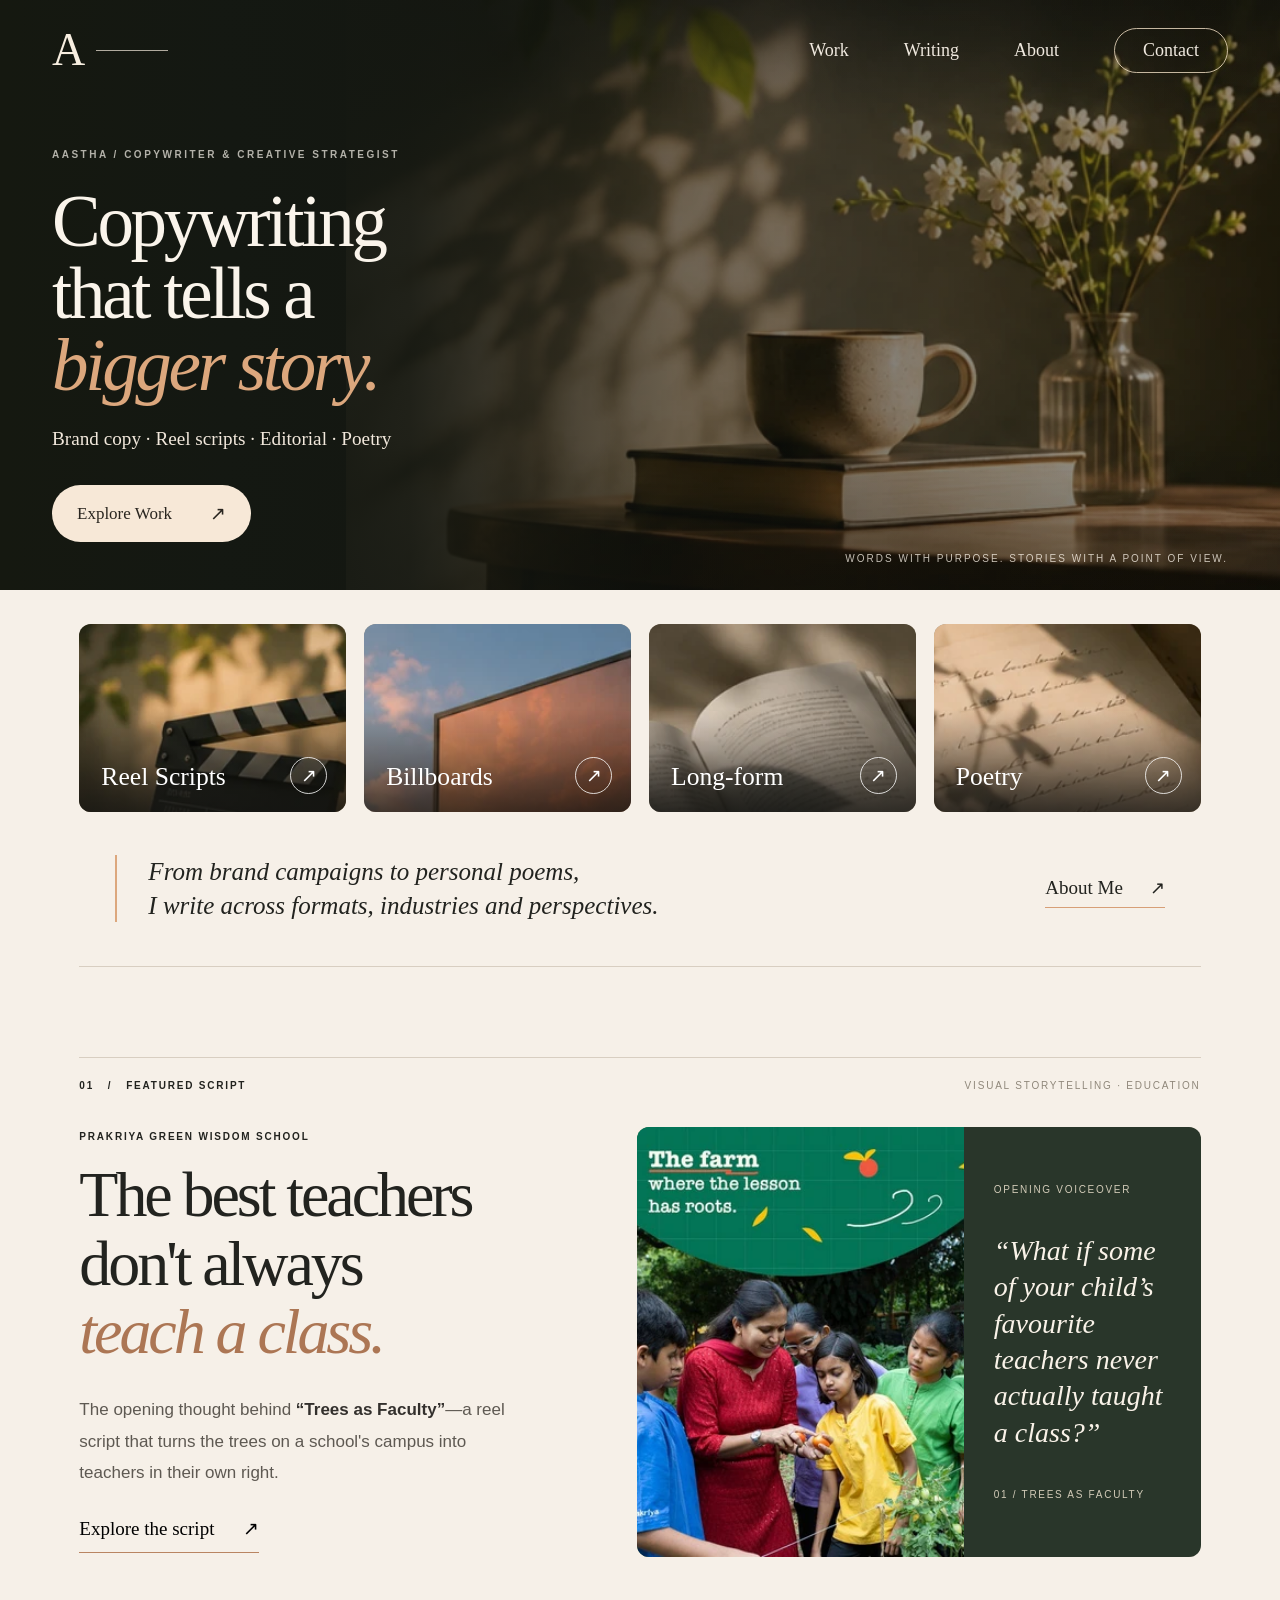
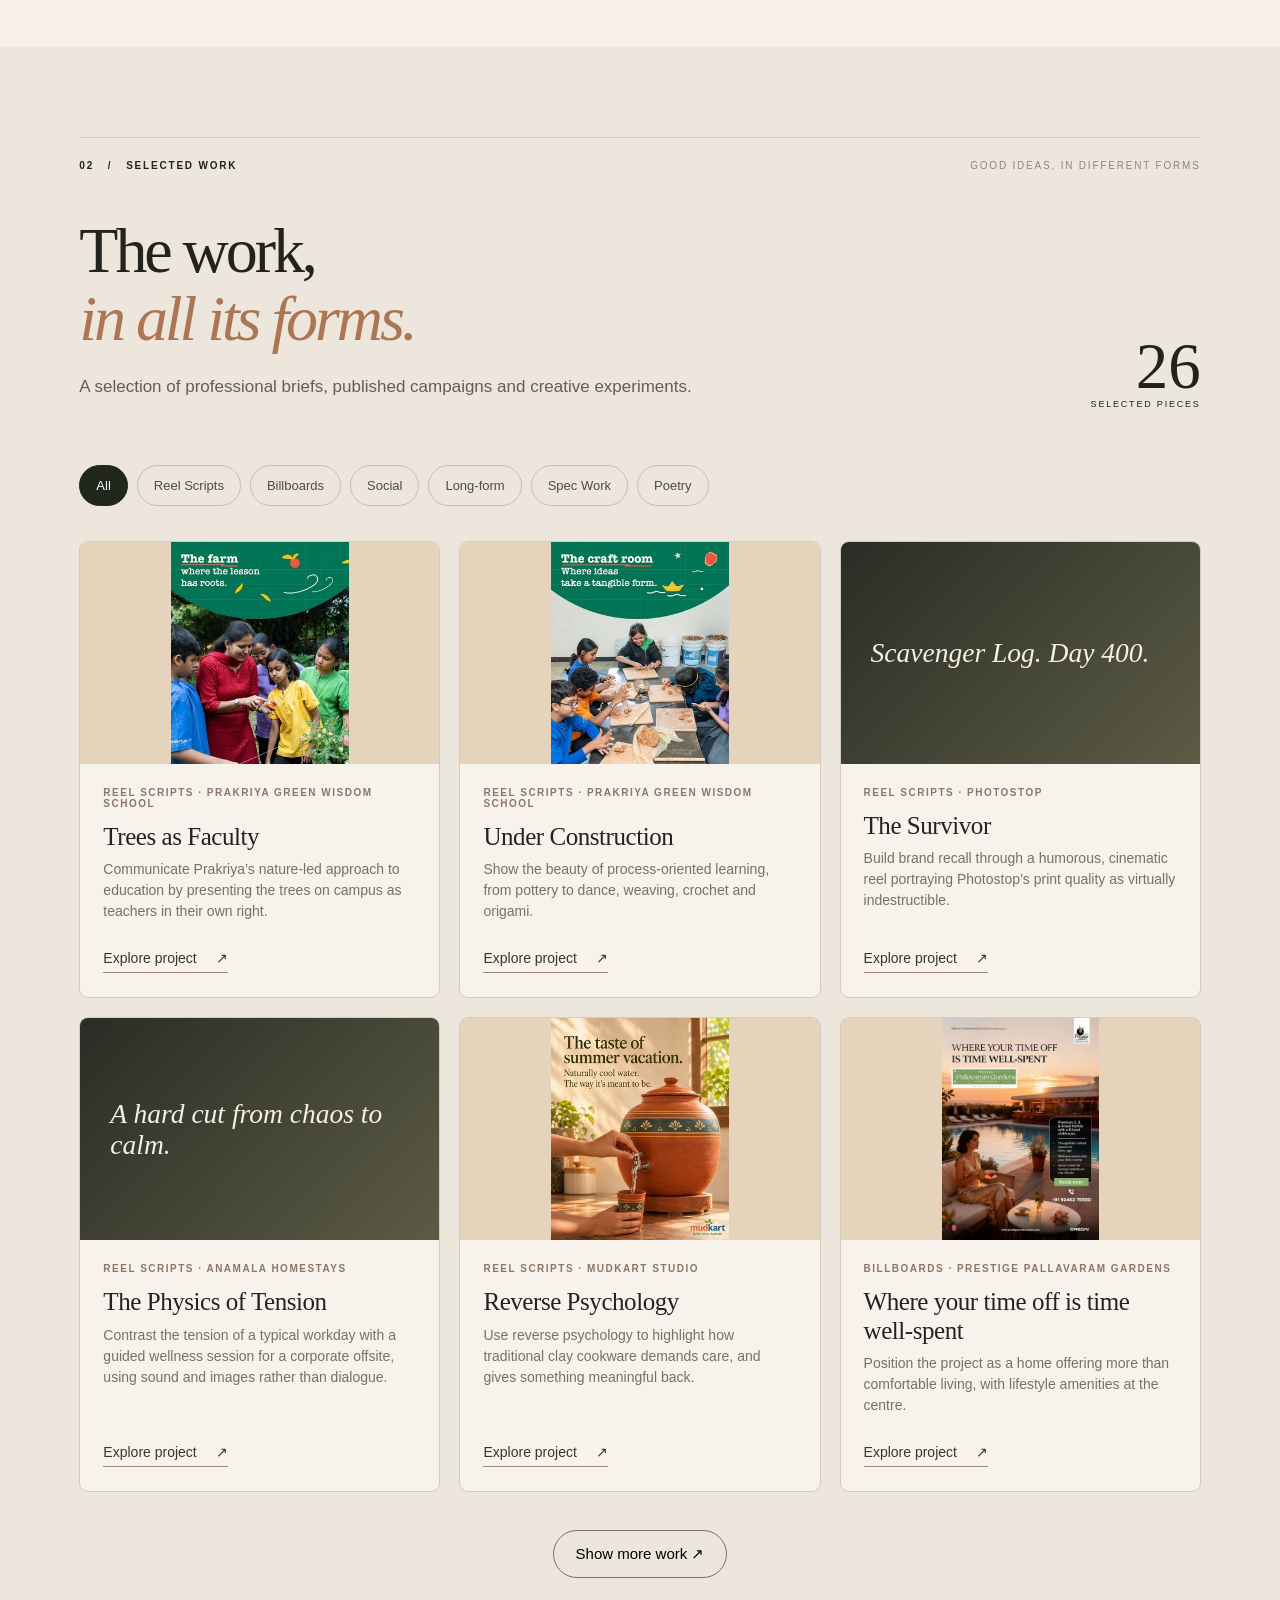
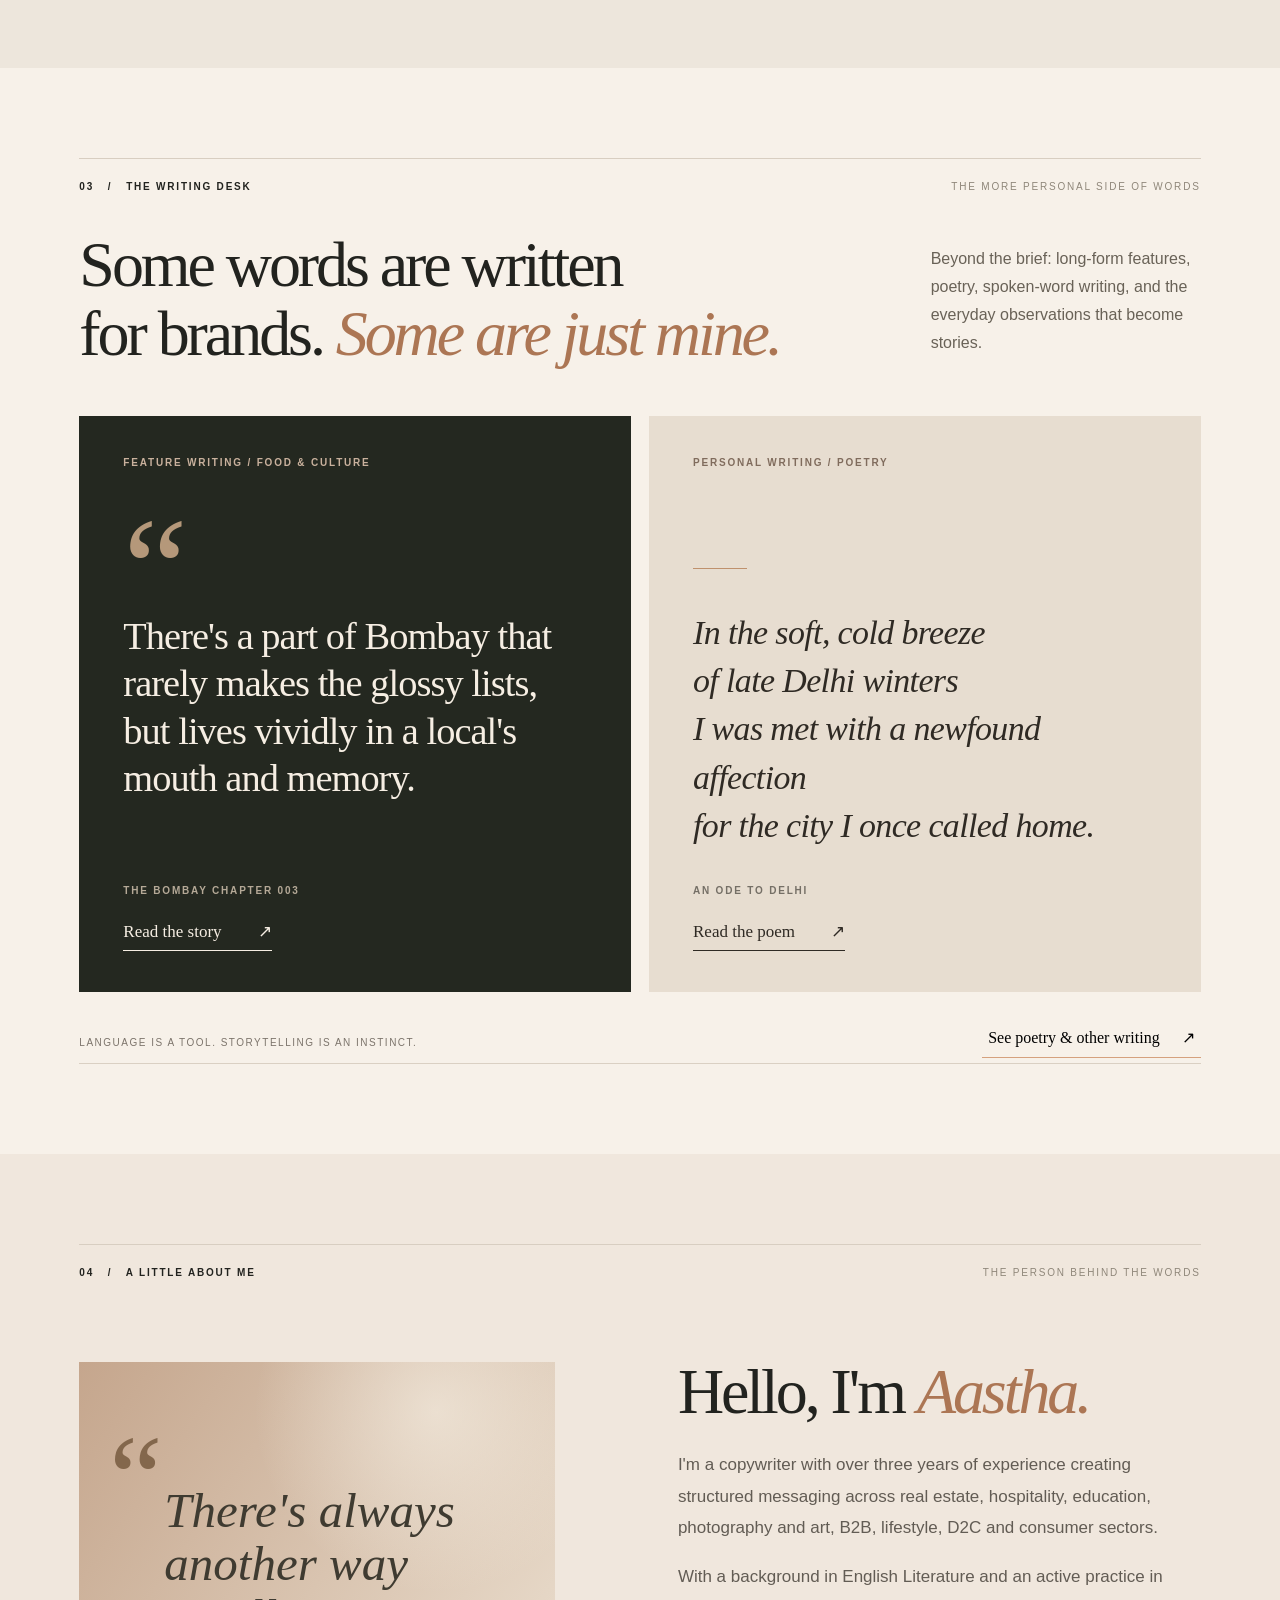
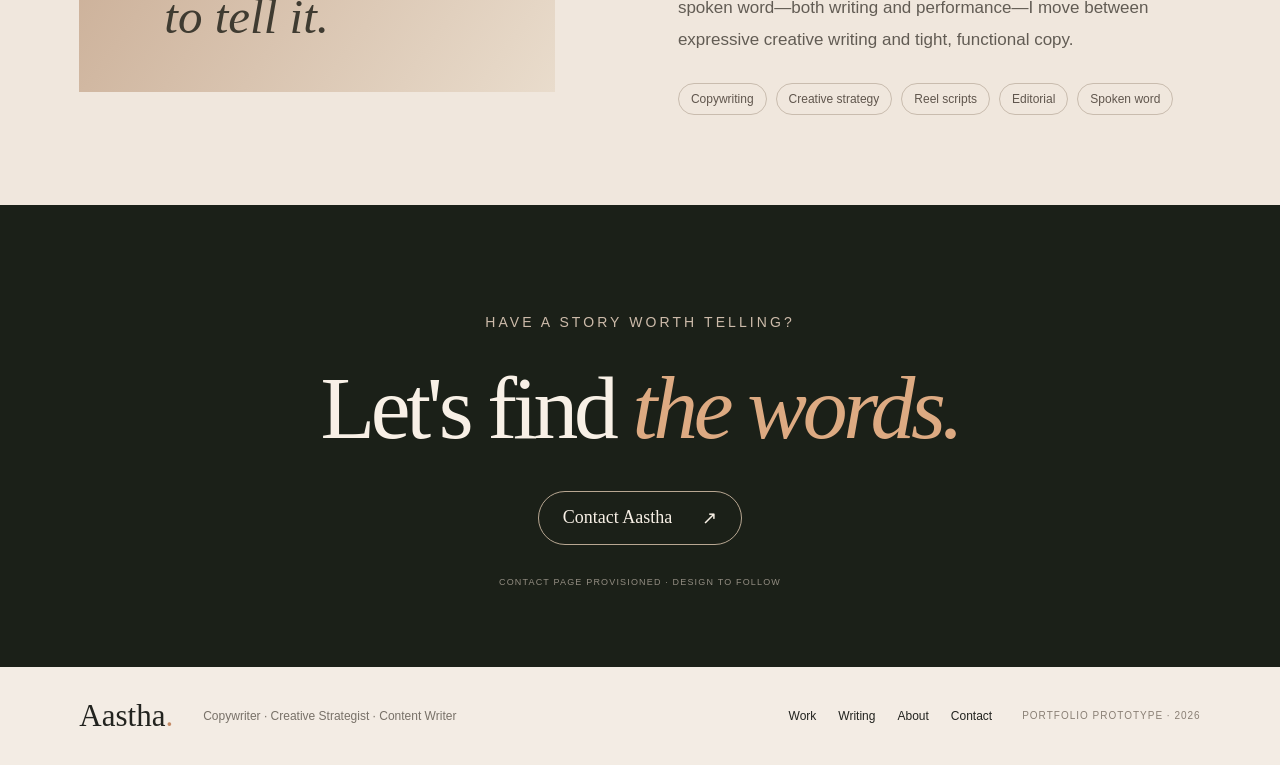
<file: index.html>
<!doctype html>
<html lang="en">
<head>
  <meta charset="utf-8">
  <meta name="viewport" content="width=device-width, initial-scale=1">
  <meta name="theme-color" content="#1d211a">
  <meta name="description" content="Aastha — Copywriter, Creative Strategist & Content Writer. Selected scripts, campaigns, editorial writing, spec work and poetry.">
  <title>Aastha — Copywriting that tells a bigger story</title>
  <link rel="stylesheet" href="assets/styles.css">
</head>
<body>
  <div class="site-shell">
    <div class="hero" id="home">
      <img class="hero-image" src="assets/hero-photo.webp" alt="Flowers, a coffee cup and books in warm afternoon light">
      <div class="hero-shade"></div>
      <header class="site-header">
        <a class="brand" href="#home" aria-label="Aastha home"><span>A</span><i></i></a>
        <nav class="desktop-nav" aria-label="Main navigation">
          <a href="#work">Work</a><a href="#writing">Writing</a><a href="#about">About</a><a href="contact.html" class="nav-contact">Contact</a>
        </nav>
        <button type="button" class="menu-btn" id="menuToggle" aria-label="Open menu" aria-expanded="false"><span></span><span></span></button>
      </header>
      <nav class="mobile-nav" id="mobileMenu" aria-label="Mobile navigation" hidden>
        <a href="#work">Work <span>↗</span></a><a href="#writing">Writing <span>↗</span></a><a href="#about">About <span>↗</span></a><a href="contact.html">Contact <span>↗</span></a>
      </nav>
      <div class="hero-copy">
        <span class="hero-eyebrow">AASTHA / COPYWRITER & CREATIVE STRATEGIST</span>
        <h1>Copywriting<br>that tells a<br><em>bigger story.</em></h1>
        <p>Brand copy · Reel scripts · Editorial · Poetry</p>
        <a class="hero-cta" href="#work">Explore Work <span aria-hidden="true">↗</span></a>
      </div>
      <div class="hero-bottom-note">WORDS WITH PURPOSE. STORIES WITH A POINT OF VIEW.</div>
    </div>

    <main>
      <section class="quick-work" aria-label="Explore Aastha's work">
        <div class="quick-work-grid">
          <a class="category-tile" href="#work" data-category-link="Reel scripts" style="--tile:url('category-reels.webp')"><img src="assets/category-reels.webp" alt="Film clapper board"><span>Reel Scripts</span><b>↗</b></a>
          <a class="category-tile" href="#work" data-category-link="Billboards"><img src="assets/category-billboards.webp" alt="Sunset billboard"><span>Billboards</span><b>↗</b></a>
          <a class="category-tile" href="#work" data-category-link="Long-form"><img src="assets/category-editorial.webp" alt="Open book in natural light"><span>Long-form</span><b>↗</b></a>
          <a class="category-tile" href="#writing" data-category-link="Poetry"><img src="assets/category-poetry.webp" alt="Handwritten poetry on paper"><span>Poetry</span><b>↗</b></a>
        </div>
        <div class="intro-band"><p>From brand campaigns to personal poems,<br><em>I write across formats, industries and perspectives.</em></p><a href="#about">About Me <span>↗</span></a></div>
      </section>

      <section class="featured" aria-labelledby="featureTitle">
        <div class="section-heading"><span class="eyebrow">01 &nbsp; / &nbsp; FEATURED SCRIPT</span><span class="tiny-note">VISUAL STORYTELLING · EDUCATION</span></div>
        <div class="feature-layout">
          <div class="feature-copy"><div class="overline">PRAKRIYA GREEN WISDOM SCHOOL</div><h2 id="featureTitle">The best teachers<br>don't always<br><em>teach a class.</em></h2><p>The opening thought behind <strong>“Trees as Faculty”</strong>—a reel script that turns the trees on a school's campus into teachers in their own right.</p><button class="underline-link" type="button" data-project="trees">Explore the script <span>↗</span></button></div>
          <div class="feature-visual"><div class="leaf-image"><img src="assets/p20_i02.webp" alt="Photograph from Prakriya's nature-led school campaign" loading="lazy"></div><div class="feature-quote"><span>OPENING VOICEOVER</span><blockquote>“What if some of your child’s favourite teachers never actually taught a class?”</blockquote><small>01 / TREES AS FACULTY</small></div></div>
        </div>
      </section>

      <section class="work-section" id="work" aria-labelledby="workTitle">
        <div class="section-heading"><span class="eyebrow">02 &nbsp; / &nbsp; SELECTED WORK</span><span class="tiny-note">GOOD IDEAS, IN DIFFERENT FORMS</span></div>
        <div class="work-intro"><div><h2 id="workTitle">The work,<br><em>in all its forms.</em></h2><p>A selection of professional briefs, published campaigns and creative experiments.</p></div><div class="work-count"><span id="visibleCount">00</span><small>SELECTED PIECES</small></div></div>
        <div class="filter-scroller"><div class="filter-list" id="workFilters" role="group" aria-label="Filter portfolio work"></div></div>
        <div class="work-grid" id="workGrid" aria-live="polite"></div>
        <button class="load-more" id="loadMore" type="button">Show more work <span>↗</span></button>
      </section>

      <section class="writing-section" id="writing" aria-labelledby="writingTitle">
        <div class="section-heading"><span class="eyebrow">03 &nbsp; / &nbsp; THE WRITING DESK</span><span class="tiny-note">THE MORE PERSONAL SIDE OF WORDS</span></div>
        <div class="writing-top"><h2 id="writingTitle">Some words are written<br>for brands. <em>Some are just mine.</em></h2><p>Beyond the brief: long-form features, poetry, spoken-word writing, and the everyday observations that become stories.</p></div>
        <div class="writing-panels">
          <div class="editorial-panel"><span class="panel-kicker">FEATURE WRITING / FOOD & CULTURE</span><div class="quote-mark">“</div><blockquote>There's a part of Bombay that rarely makes the glossy lists, but lives vividly in a local's mouth and memory.</blockquote><span class="work-byline">THE BOMBAY CHAPTER 003</span><button data-project="bombay" class="panel-link">Read the story <span>↗</span></button></div>
          <div class="poem-panel"><span class="panel-kicker">PERSONAL WRITING / POETRY</span><span class="poem-rule"></span><p>In the soft, cold breeze<br>of late Delhi winters<br>I was met with a newfound affection<br>for the city I once called home.</p><span class="work-byline">AN ODE TO DELHI</span><button data-project="delhi" class="panel-link">Read the poem <span>↗</span></button></div>
        </div>
        <div class="writing-bottom"><span>LANGUAGE IS A TOOL. STORYTELLING IS AN INSTINCT.</span><button type="button" data-filter-direct="Poetry">See poetry & other writing <span>↗</span></button></div>
      </section>

      <section class="about-section" id="about" aria-labelledby="aboutTitle">
        <div class="section-heading"><span class="eyebrow">04 &nbsp; / &nbsp; A LITTLE ABOUT ME</span><span class="tiny-note">THE PERSON BEHIND THE WORDS</span></div>
        <div class="about-layout"><div class="about-mark"><span>“</span><p>There's always<br>another way<br>to tell it.</p></div><div class="about-text"><h2 id="aboutTitle">Hello, I'm <em>Aastha.</em></h2><p>I'm a copywriter with over three years of experience creating structured messaging across real estate, hospitality, education, photography and art, B2B, lifestyle, D2C and consumer sectors.</p><p>With a background in English Literature and an active practice in spoken word—both writing and performance—I move between expressive creative writing and tight, functional copy.</p><div class="about-tags"><span>Copywriting</span><span>Creative strategy</span><span>Reel scripts</span><span>Editorial</span><span>Spoken word</span></div></div></div>
      </section>
      <section class="closing-cta"><p>Have a story worth telling?</p><h2>Let's find <em>the words.</em></h2><a href="contact.html">Contact Aastha <span>↗</span></a><span class="cta-note">CONTACT PAGE PROVISIONED · DESIGN TO FOLLOW</span></section>
    </main>

    <footer class="footer"><a href="#home" class="footer-brand">Aastha<span>.</span></a><p>Copywriter · Creative Strategist · Content Writer</p><div><a href="#work">Work</a><a href="#writing">Writing</a><a href="#about">About</a><a href="contact.html">Contact</a></div><small>PORTFOLIO PROTOTYPE · 2026</small></footer>
  </div>
  <div class="modal" id="projectModal" hidden aria-hidden="true"><div class="modal-backdrop" data-close-modal></div><div class="modal-dialog" role="dialog" aria-modal="true" aria-labelledby="modalTitle"><button class="modal-close" id="modalClose" type="button" aria-label="Close project">×</button><div id="modalInner"></div></div></div>
  <script src="assets/work-data.js"></script><script src="assets/app.js"></script>
</body>
</html>
</file>
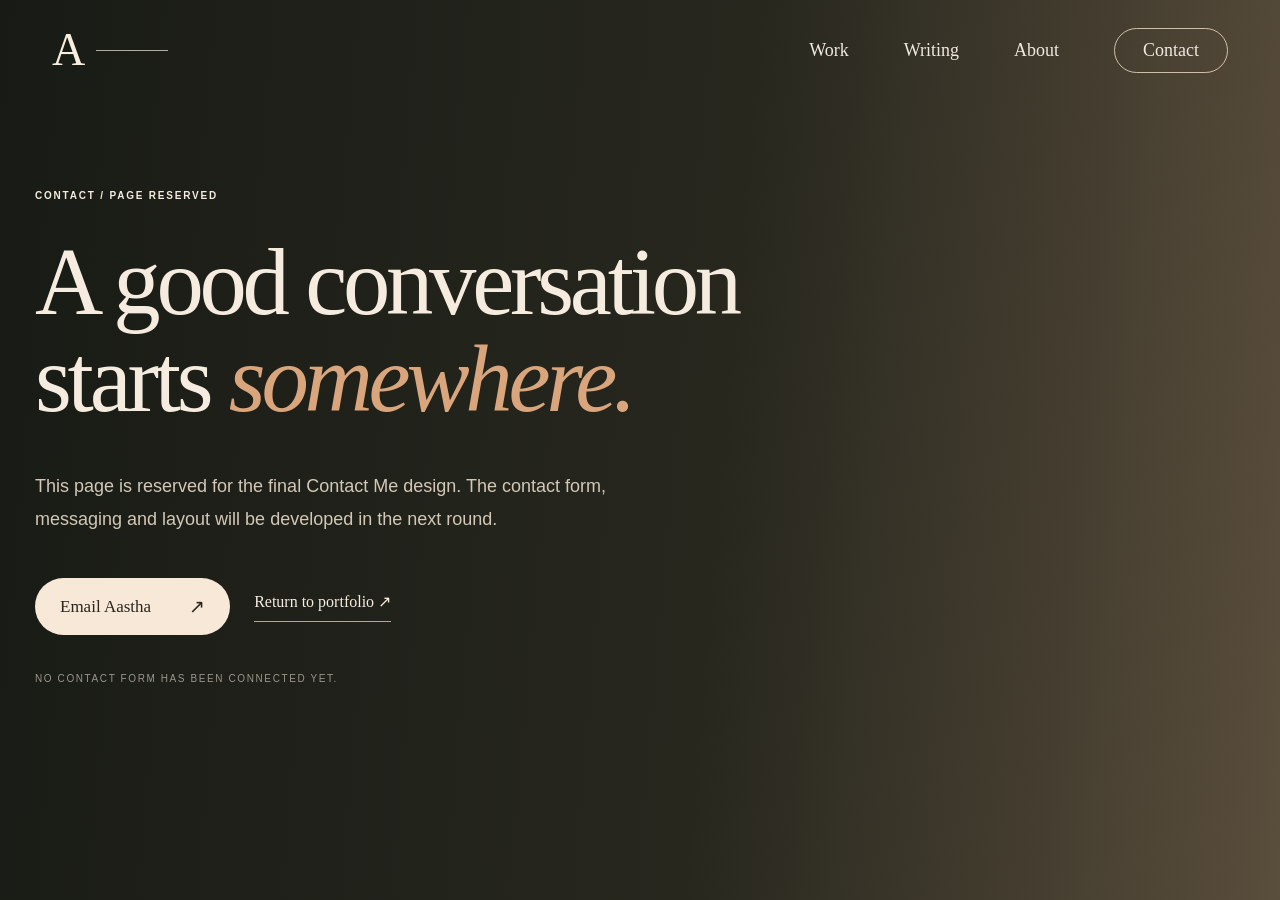
<file: contact.html>
<!doctype html><html lang="en"><head><meta charset="utf-8"><meta name="viewport" content="width=device-width,initial-scale=1"><meta name="theme-color" content="#1d211a"><title>Contact — Aastha (Page Reserved)</title><link rel="stylesheet" href="assets/styles.css"></head><body class="contact-body"><div class="site-shell"><div class="contact-placeholder"><header class="site-header"><a class="brand" href="index.html" aria-label="Back to home"><span>A</span><i></i></a><nav class="desktop-nav" aria-label="Main navigation"><a href="index.html#work">Work</a><a href="index.html#writing">Writing</a><a href="index.html#about">About</a><a href="contact.html" class="nav-contact current">Contact</a></nav><a class="back-mobile" href="index.html">← Back</a></header><main class="contact-reserved"><span class="eyebrow">CONTACT / PAGE RESERVED</span><h1>A good conversation<br>starts <em>somewhere.</em></h1><p>This page is reserved for the final Contact Me design. The contact form, messaging and layout will be developed in the next round.</p><div class="contact-actions"><a href="mailto:aasthapathak0023@gmail.com" class="hero-cta">Email Aastha <span>↗</span></a><a href="index.html" class="contact-back">Return to portfolio ↗</a></div><span class="contact-small">NO CONTACT FORM HAS BEEN CONNECTED YET.</span></main></div></div></body></html>
</file>
<file: assets/styles.css>
:root{--ink:#22231f;--olive:#191c16;--paper:#f6f1e9;--paper2:#eee7dd;--peach:#dca77d;--muted:#716c65;--line:#d8cec1;--serif:Georgia,'Times New Roman',serif;--sans:'Avenir Next',Avenir,Inter,'Segoe UI',Arial,sans-serif;--shadow:0 18px 60px rgba(35,28,20,.09)}
*{box-sizing:border-box}html{scroll-behavior:smooth;scroll-padding-top:30px}body{margin:0;background:#ebe3d9;color:var(--ink);font-family:var(--sans);-webkit-font-smoothing:antialiased}body.modal-open{overflow:hidden}a{color:inherit;text-decoration:none}button{font:inherit;cursor:pointer}button:focus-visible,a:focus-visible{outline:3px solid #dca77d;outline-offset:4px}button:disabled{cursor:default}img{display:block;max-width:100%}[hidden]{display:none!important}
.site-shell{max-width:1512px;margin:0 auto;background:var(--paper);min-height:100vh;box-shadow:var(--shadow);overflow:hidden}.hero{height:min(590px,73vh);min-height:560px;background:#161913;position:relative;color:#faf4eb;isolation:isolate}.hero-image{position:absolute;z-index:0;top:0;bottom:0;right:0;left:27%;width:73%;height:100%;object-fit:cover;object-position:center 46%;filter:saturate(.9) brightness(.9)}.hero-shade{position:absolute;inset:0;z-index:1;background-color:rgba(15,18,13,.28);background-image:linear-gradient(90deg,#151810 0%,rgba(20,24,18,.98) 18%,rgba(20,23,17,.9) 32%,rgba(22,24,19,.35) 53%,rgba(22,24,19,.04) 100%),linear-gradient(180deg,rgba(12,13,10,.33),transparent 20%,transparent 75%,rgba(12,13,10,.3))}
.site-header{position:relative;z-index:4;display:flex;align-items:center;justify-content:space-between;width:min(1210px,calc(100% - 104px));margin:auto;height:100px}.brand{display:inline-flex;align-items:center;gap:11px;color:#f7eee0;font:normal 46px/1 var(--serif)}.brand i{width:72px;height:1px;background:rgba(244,234,220,.7);display:block}.desktop-nav{display:flex;align-items:center;gap:55px}.desktop-nav a{font:18px var(--serif);color:#f0e9df;transition:color .2s}.desktop-nav a:hover{color:var(--peach)}.desktop-nav .nav-contact{padding:11px 28px;border:1px solid rgba(240,223,197,.8);border-radius:99px}.menu-btn{display:none;position:relative;background:none;border:0;width:40px;height:38px;padding:6px}.menu-btn span{display:block;height:1px;background:white;margin:8px 0}.mobile-nav{position:absolute;z-index:9;top:92px;left:20px;right:20px;background:#f8f2e9;color:#25261e;padding:10px 22px;box-shadow:0 20px 60px rgba(0,0,0,.3)}.mobile-nav a{display:flex;justify-content:space-between;align-items:center;padding:18px 2px;border-bottom:1px solid #ded2c3;font:27px var(--serif)}.mobile-nav a:last-child{border:0}.mobile-nav span{font:17px var(--sans)}.hero-copy{position:relative;z-index:2;width:min(1210px,calc(100% - 104px));margin:44px auto 0}.hero-eyebrow{font-size:10px;letter-spacing:.25em;color:rgba(255,250,241,.68);font-weight:650}.hero h1{font:normal clamp(58px,5.7vw,83px)/.99 var(--serif);letter-spacing:-.045em;margin:24px 0 22px;max-width:690px;font-weight:400}.hero h1 em{font-style:italic;font-weight:400;color:var(--peach)}.hero-copy p{font:clamp(16px,1.5vw,21px)/1.5 var(--serif);color:#f2e8dc;margin:0 0 32px}.hero-cta{display:inline-flex;align-items:center;justify-content:space-between;gap:38px;background:#f7e8d7;color:#29251f;padding:17px 25px;font:17px var(--serif);border-radius:99px;transition:transform .2s,background .2s}.hero-cta:hover{transform:translateY(-2px);background:white}.hero-cta span{font:19px var(--sans)}.hero-bottom-note{position:absolute;z-index:2;bottom:26px;right:max(52px,calc((100% - 1210px)/2));font-size:10px;letter-spacing:.2em;color:rgba(255,248,238,.75)}
.quick-work{padding:34px clamp(25px,6.2vw,105px) 0;background:#f6f0e8}.quick-work-grid{display:grid;grid-template-columns:repeat(4,minmax(0,1fr));gap:18px}.category-tile{position:relative;display:block;aspect-ratio:1.42;isolation:isolate;overflow:hidden;border-radius:12px;background:#9d9382;min-height:174px}.category-tile:after{content:"";position:absolute;inset:0;background:linear-gradient(180deg,transparent 45%,rgba(21,21,19,.73) 100%);z-index:-1}.category-tile img{position:absolute;z-index:-2;inset:0;width:100%;height:100%;object-fit:cover;transition:transform .45s}.category-tile:hover img{transform:scale(1.075)}.category-tile>span{position:absolute;bottom:20px;left:22px;font:clamp(19px,2vw,29px) var(--serif);color:white}.category-tile b{position:absolute;bottom:18px;right:19px;display:flex;align-items:center;justify-content:center;width:37px;height:37px;border:1px solid rgba(255,255,255,.8);border-radius:50%;color:white;font-size:19px;font-weight:400}.intro-band{display:flex;align-items:center;justify-content:space-between;gap:32px;min-height:155px;padding:28px 36px;border-bottom:1px solid var(--line)}.intro-band p{padding-left:31px;border-left:2px solid var(--peach);font:italic clamp(18px,2vw,25px)/1.34 var(--serif);margin:0}.intro-band p em{font-weight:normal}.intro-band a{font:19px var(--serif);border-bottom:1px solid #d79f77;padding:8px 0;white-space:nowrap}.intro-band a span{font:18px var(--sans);margin-left:22px}
.featured,.work-section,.writing-section,.about-section{padding:90px clamp(25px,6.2vw,105px)}.featured{background:#f6f0e8}.section-heading{display:flex;align-items:center;justify-content:space-between;gap:15px;border-top:1px solid var(--line);padding-top:22px;margin-bottom:36px}.eyebrow,.tiny-note,.overline,.panel-kicker,.work-byline{font-size:10px;letter-spacing:.18em;font-weight:750}.tiny-note{color:#8f877a;font-weight:500}.feature-layout{display:grid;grid-template-columns:1fr 1.15fr;gap:6%;align-items:center}.feature-copy h2,.work-intro h2,.writing-top h2,.about-text h2,.closing-cta h2{font:normal clamp(44px,5vw,73px)/1.07 var(--serif);letter-spacing:-.048em;margin:19px 0}.feature-copy h2 em,.work-intro h2 em,.writing-top h2 em,.about-text h2 em,.closing-cta h2 em{font-weight:400;color:#ac7654}.feature-copy>p{font:17px/1.85 var(--sans);max-width:450px;color:#5e5952;margin:28px 0}.feature-copy strong{color:#33302d;font-weight:600}.underline-link{background:none;border:0;padding:0 0 12px;text-align:left;border-bottom:1px solid #b98562;font:19px var(--serif)}.underline-link span{margin-left:24px;font:19px var(--sans)}.feature-visual{position:relative;min-height:430px;background:#d8cfbe;border-radius:12px;overflow:hidden;display:flex}.leaf-image{width:58%;min-width:0;overflow:hidden;background:#477c51}.leaf-image img{height:100%;width:100%;object-fit:cover;object-position:45% 47%}.feature-quote{width:42%;background:#29362a;color:#f9f2e8;display:flex;flex-direction:column;justify-content:center;padding:30px}.feature-quote>span,.feature-quote>small{font-size:10px;letter-spacing:.17em;color:#d2cbb8}.feature-quote blockquote{font:italic 28px/1.3 var(--serif);margin:38px 0}
.work-section{background:#ede6dc}.work-intro{display:flex;justify-content:space-between;align-items:end;gap:20px}.work-intro h2{margin-top:10px}.work-intro p{color:#645d55;font:17px/1.7 var(--sans)}.work-count{display:flex;flex-direction:column;align-items:flex-end;margin-bottom:10px}.work-count span{font:65px var(--serif);line-height:1}.work-count small{font-size:9px;letter-spacing:.2em}.filter-scroller{margin:46px 0 30px;overflow-x:auto;scrollbar-width:thin}.filter-list{display:flex;gap:9px;min-width:max-content;padding-bottom:5px}.filter-list button{padding:12px 16px;border:1px solid #c8beb0;background:transparent;border-radius:30px;font-size:13px;color:#504b43;transition:all .15s}.filter-list button:hover,.filter-list button.active{background:#22271d;color:#fff;border-color:#22271d}.work-grid{display:grid;grid-template-columns:repeat(3,minmax(0,1fr));gap:19px}.work-card{position:relative;border:1px solid #d6cbbb;background:#f7f2eb;display:flex;flex-direction:column;min-width:0;overflow:hidden;border-radius:9px;transition:transform .25s,box-shadow .25s}.work-card:hover{transform:translateY(-4px);box-shadow:0 20px 35px rgba(33,27,19,.09)}.card-media{position:relative;height:222px;background:#e5d4bb;overflow:hidden}.card-media img{width:100%;height:100%;object-fit:contain}.card-media.muted img{object-fit:cover}.card-media .typographic-img{display:flex;width:100%;height:100%;align-items:center;padding:27px 30px;background:linear-gradient(135deg,#292d25,#5c5b45);font:italic clamp(22px,2.15vw,35px)/1.13 var(--serif);color:#f8efe4}.card-media .typographic-img.spec{background:linear-gradient(135deg,#413527,#b78155)}.card-media .typographic-img.poem{background:linear-gradient(135deg,#b3a894,#e8ddd0);color:#27241f}.card-media .typographic-img.longform{background:#ddcfbf;color:#332d26}.card-content{padding:23px 23px 24px;display:flex;flex-direction:column;flex:1}.card-type{font-size:10px;letter-spacing:.15em;color:#8a7767;font-weight:750}.card-content h3{font:normal 25px/1.14 var(--serif);letter-spacing:-.018em;margin:14px 0 8px}.card-content p{font:14px/1.5 var(--sans);color:#777068;margin:0 0 28px}.card-content button{margin-top:auto;align-self:flex-start;background:transparent;border:0;border-bottom:1px solid #9d8776;padding:0 0 6px;color:#38342e;font:14px var(--sans)}.card-content button span{margin-left:15px}.load-more{display:block;margin:38px auto 0;padding:14px 22px;background:none;border:1px solid #797369;border-radius:40px;font:15px var(--sans)}.load-more span{margin-left:25px}.load-more:hover{background:#292d24;color:white}
.writing-section{background:#f7f1e9}.writing-top{display:flex;gap:60px;justify-content:space-between;align-items:end;margin-bottom:45px}.writing-top h2{max-width:820px;margin:3px 0}.writing-top p{font:16px/1.75 var(--sans);max-width:270px;color:#696257;margin:0 0 14px}.writing-panels{display:grid;grid-template-columns:1fr 1fr;gap:18px}.editorial-panel,.poem-panel{min-height:500px;padding:41px 44px;position:relative;display:flex;flex-direction:column}.editorial-panel{background:#242820;color:#f6eee3}.poem-panel{background:#e7ddd0;color:#2f2a24}.panel-kicker{color:#c9b19d}.poem-panel .panel-kicker{color:#806c5d}.quote-mark{font:145px/1 var(--serif);color:#c5a584;opacity:.9;height:90px;margin-top:28px}.editorial-panel blockquote{font:normal clamp(29px,3vw,43px)/1.23 var(--serif);letter-spacing:-.025em;margin:27px 0 35px}.poem-rule{display:block;width:54px;height:1px;background:#bf916d;margin:100px 0 40px}.poem-panel p{font:italic clamp(25px,2.65vw,36px)/1.42 var(--serif);letter-spacing:-.018em;margin:0 0 35px}.work-byline{margin-top:auto;color:#b5a997}.poem-panel .work-byline{color:#756f66}.panel-link{margin-top:25px;align-self:flex-start;background:none;border:0;border-bottom:1px solid currentColor;padding:0 0 8px;color:inherit;font:17px var(--serif)}.panel-link span{margin-left:32px}.writing-bottom{display:flex;justify-content:space-between;align-items:center;border-bottom:1px solid #dad0c3;padding:35px 0 5px;gap:30px}.writing-bottom>span{font-size:10px;letter-spacing:.15em;color:#7c746b}.writing-bottom button{font:16px var(--serif);border:0;background:none;border-bottom:1px solid #d5a17e;padding-bottom:10px}.writing-bottom button span{margin-left:18px}
.about-section{background:#f0e7dd}.about-layout{display:grid;grid-template-columns:1fr 1.1fr;gap:11%;align-items:center;padding:25px 0 0}.about-mark{min-height:330px;padding:30px;background:radial-gradient(circle at 75% 15%,rgba(247,241,230,.6),transparent 40%),linear-gradient(125deg,#c5a68d,#e9dccc);display:flex;flex-direction:column;justify-content:center;align-items:flex-start}.about-mark span{font:120px var(--serif);color:#83674c;height:75px}.about-mark p{font:italic 49px/1.08 var(--serif);color:#3f3b31;margin:0 0 0 55px}.about-text h2{margin-bottom:23px}.about-text p{font:17px/1.85 var(--sans);color:#625c54}.about-tags{display:flex;gap:9px;flex-wrap:wrap;margin-top:28px}.about-tags span{border:1px solid #c9bcae;border-radius:28px;padding:8px 12px;font-size:12px;color:#60564d}.closing-cta{background:#1b2018;text-align:center;color:#f8f0e6;padding:95px 30px 80px;display:flex;flex-direction:column;align-items:center}.closing-cta>p{font:14px var(--sans);letter-spacing:.22em;text-transform:uppercase;color:#cdbbaa}.closing-cta h2{font-size:clamp(51px,7vw,90px);margin:16px 0 35px}.closing-cta h2 em{color:#ddaa82}.closing-cta a{display:flex;gap:30px;align-items:center;border:1px solid #b8a792;border-radius:40px;padding:15px 24px;font:18px var(--serif)}.closing-cta a:hover{background:#f8eee4;color:#24241f}.closing-cta .cta-note{font-size:9px;letter-spacing:.13em;color:#938d82;margin-top:32px}.footer{display:flex;flex-wrap:wrap;align-items:center;gap:30px;padding:30px clamp(25px,6.2vw,105px);background:#f3ece4}.footer-brand{font:31px var(--serif)}.footer-brand span{color:#c48c68}.footer p{font-size:12px;color:#787168;margin-right:auto}.footer>div{display:flex;gap:22px}.footer>div a{font-size:12px}.footer>small{font-size:10px;color:#897f74;letter-spacing:.1em}
.modal{position:fixed;inset:0;z-index:40;display:flex;justify-content:flex-end}.modal-backdrop{position:absolute;inset:0;background:rgba(10,12,10,.72);backdrop-filter:blur(4px)}.modal-dialog{position:relative;z-index:1;height:100%;width:min(800px,94vw);background:#f7f1e8;box-shadow:-15px 0 90px rgba(0,0,0,.25);overflow-y:auto;padding:65px clamp(25px,5vw,64px) 70px}.modal-close{position:sticky;float:right;top:0;right:0;z-index:2;border:1px solid #c7b8a8;background:#f6efe6;color:#24241e;width:45px;height:45px;border-radius:50%;font:30px/1 var(--serif)}.modal-kicker{font:10px var(--sans);letter-spacing:.18em;color:#866d59}.modal-dialog h2{font:normal clamp(37px,4.5vw,64px)/1.08 var(--serif);letter-spacing:-.035em;margin:23px 55px 17px 0}.modal-client{font-size:14px;color:#716b64;margin-bottom:28px}.modal-image{width:100%;height:320px;object-fit:contain;background:#e9e0d3;border-radius:7px}.modal-typography{display:grid;place-items:center;min-height:250px;background:linear-gradient(135deg,#2c3026,#98826d);color:#fff6e8;padding:30px;text-align:center;font:italic clamp(28px,4vw,46px)/1.13 var(--serif)}.modal-columns{display:grid;grid-template-columns:1fr 1fr;gap:40px;border-top:1px solid #d4c8b8;margin-top:33px;padding-top:27px}.modal-columns h3{font:10px var(--sans);letter-spacing:.18em}.modal-columns p{font:15px/1.75 var(--sans);color:#5f5952}.modal-columns blockquote{font:italic 25px/1.32 var(--serif);margin:16px 0}.modal-links{display:flex;flex-wrap:wrap;gap:10px;margin:28px 0}.modal-links a{background:#282d24;color:#f7f0e7;padding:13px 19px;border-radius:30px;font-size:13px}.modal-links a.secondary{background:none;color:#38342d;border:1px solid #aa9f91}.modal-extra{margin-top:28px;padding:26px;background:#e9e1d5}.modal-extra h3{font:10px var(--sans);letter-spacing:.2em}.modal-extra p{font:17px/1.6 var(--serif)}.modal-extra .script-line{padding:17px 0;border-top:1px solid #cfc3b2;display:grid;grid-template-columns:85px 1fr;gap:15px}.modal-extra .script-line strong{font:11px var(--sans);letter-spacing:.1em;color:#956a4f}.modal-footnote{font-size:11px;line-height:1.7;color:#85786b}
.contact-body{background:#eee5da}.contact-placeholder{min-height:100vh;background:linear-gradient(95deg,#181b15 0%,#27271e 56%,#7c6850 130%);color:#f5ecdf}.contact-placeholder .site-header{max-width:1210px}.contact-reserved{max-width:1210px;padding:90px 0 100px;margin:auto;min-height:calc(100vh - 120px);display:flex;flex-direction:column;align-items:flex-start}.contact-reserved h1{font:normal clamp(54px,7.4vw,106px)/1.02 var(--serif);letter-spacing:-.045em;margin:33px 0 25px}.contact-reserved h1 em{color:#d9a57d}.contact-reserved>p{font:18px/1.8 var(--sans);color:#d3c8b8;max-width:580px}.contact-actions{display:flex;gap:24px;align-items:center;margin:25px 0 38px}.contact-back{font:16px var(--serif);border-bottom:1px solid #b7a896;padding-bottom:10px}.contact-small{font-size:10px;letter-spacing:.16em;color:#9c968c}.back-mobile{display:none}
@media(max-width:1200px){.site-header,.hero-copy{width:calc(100% - 78px)}.hero{height:600px;min-height:590px}.hero h1{font-size:75px}.quick-work{padding-left:40px;padding-right:40px}.category-tile{min-height:140px}.category-tile>span{left:14px;bottom:18px;font-size:23px}.category-tile b{right:11px;bottom:13px;width:29px;height:29px}.featured,.work-section,.writing-section,.about-section{padding-left:54px;padding-right:54px}.feature-visual{min-height:390px}.feature-quote{padding:21px}.feature-quote blockquote{font-size:24px}.contact-reserved{padding-left:54px;padding-right:54px}}
@media(max-width:840px){.hero{height:630px;min-height:620px}.hero-image{left:18%;width:82%;object-position:44% 50%}.hero-shade{background:linear-gradient(90deg,#141710 0%,rgba(20,23,16,.93) 20%,rgba(22,25,19,.64) 56%,rgba(22,25,19,.14) 100%),linear-gradient(0deg,rgba(16,19,15,.44),transparent 30%)}.site-header{height:100px}.desktop-nav{gap:26px}.desktop-nav a{font-size:16px}.hero-copy{margin-top:90px}.hero h1{font-size:75px}.quick-work-grid{gap:10px}.category-tile{aspect-ratio:1/1.1;min-height:150px}.category-tile>span{font-size:19px}.category-tile b{display:none}.feature-layout{grid-template-columns:1fr;gap:30px}.feature-copy h2{font-size:59px}.feature-visual{max-width:100%}.work-grid{grid-template-columns:repeat(2,minmax(0,1fr))}.writing-top{display:block}.writing-top p{max-width:580px}.editorial-panel,.poem-panel{padding:28px;min-height:490px}.editorial-panel blockquote{font-size:31px}.poem-panel p{font-size:28px}.about-layout{gap:5%}.about-mark p{font-size:40px}.about-mark{min-height:280px}.footer>small{display:none}}
@media(max-width:620px){.site-shell{box-shadow:none}.hero{height:650px;min-height:620px}.hero-image{inset:0;width:100%;object-position:58% 47%;opacity:.91}.hero-shade{background:linear-gradient(90deg,rgba(15,19,14,.91),rgba(15,19,14,.42) 100%),linear-gradient(0deg,rgba(14,17,12,.72),transparent 70%)}.site-header,.hero-copy{width:calc(100% - 42px)}.site-header{height:92px}.brand{font-size:39px}.brand i{width:55px}.desktop-nav{display:none}.menu-btn{display:block}.hero-copy{margin-top:103px}.hero-eyebrow{font-size:9px;letter-spacing:.17em}.hero h1{font-size:clamp(51px,13.4vw,72px);margin:18px 0}.hero-copy p{font-size:17px;line-height:1.5;max-width:295px}.hero-cta{padding:15px 22px;font-size:16px}.hero-bottom-note{right:21px;bottom:25px;left:21px;font-size:8px}.quick-work{padding:21px 18px 0}.quick-work-grid{grid-template-columns:repeat(2,1fr);gap:10px}.category-tile{aspect-ratio:1.1;min-height:155px;border-radius:8px}.category-tile>span{font-size:21px;bottom:15px;left:14px}.category-tile b{display:grid;width:24px;height:24px;right:12px;bottom:12px;font-size:14px}.intro-band{padding:30px 8px 28px;min-height:130px;align-items:end}.intro-band p{font-size:17px;padding-left:14px}.intro-band p br{display:none}.intro-band a{font-size:15px}.intro-band a span{margin-left:5px}.featured,.work-section,.writing-section,.about-section{padding:60px 21px}.section-heading{margin-bottom:29px}.tiny-note{display:none}.feature-copy h2,.work-intro h2,.writing-top h2,.about-text h2{font-size:46px}.feature-copy>p{font-size:15px;line-height:1.7}.feature-visual{min-height:340px}.feature-quote{padding:14px}.feature-quote blockquote{font-size:20px;margin:25px 0}.feature-quote>span,.feature-quote>small{font-size:8px}.work-intro h2{margin-bottom:8px}.work-intro p{font-size:14px}.work-count span{font-size:40px}.work-count small{font-size:8px;text-align:right}.filter-scroller{margin:32px -21px 21px;padding:0 21px}.work-grid{gap:12px}.card-media{height:150px}.card-content{padding:14px}.card-type{font-size:8px}.card-content h3{font-size:20px}.card-content p{font-size:12px}.card-media .typographic-img{font-size:19px;padding:15px}.work-grid{grid-template-columns:repeat(2,minmax(0,1fr))}.writing-top h2{font-size:45px}.writing-top p{font-size:14px}.writing-panels{grid-template-columns:1fr}.editorial-panel,.poem-panel{min-height:410px;padding:28px}.editorial-panel blockquote{font-size:31px}.poem-rule{margin:65px 0 30px}.writing-bottom{align-items:flex-start;gap:25px}.writing-bottom>span{font-size:8px;line-height:1.65}.writing-bottom button{font-size:13px;min-width:130px}.about-layout{grid-template-columns:1fr;gap:30px}.about-mark{min-height:255px}.about-mark p{font-size:44px}.about-text p{font-size:15px}.closing-cta{padding:67px 22px}.closing-cta h2{font-size:51px}.footer{padding:26px 22px;gap:18px}.footer p{width:calc(100% - 100px);font-size:10px}.footer>div{flex-wrap:wrap;gap:15px}.modal-dialog{width:100vw;padding:30px 22px 60px}.modal-dialog h2{font-size:42px}.modal-image{height:255px}.modal-columns{grid-template-columns:1fr;gap:8px}.modal-extra{padding:18px}.modal-extra .script-line{grid-template-columns:65px 1fr}.contact-placeholder .site-header{width:calc(100% - 42px)}.contact-placeholder .desktop-nav{display:none}.back-mobile{display:block;font:15px var(--serif)}.contact-reserved{padding:90px 22px 70px}.contact-reserved h1{font-size:57px}.contact-reserved>p{font-size:16px}.contact-actions{flex-direction:column;align-items:flex-start}}
@media(max-width:375px){.hero h1{font-size:51px}.intro-band{align-items:start;flex-direction:column;gap:12px}.category-tile{min-height:140px}.category-tile>span{font-size:18px}.work-grid{grid-template-columns:1fr}.card-media{height:205px}.card-content h3{font-size:24px}}
@media(prefers-reduced-motion:reduce){html{scroll-behavior:auto}*,*:before,*:after{transition:none!important;animation:none!important}}
</file>
